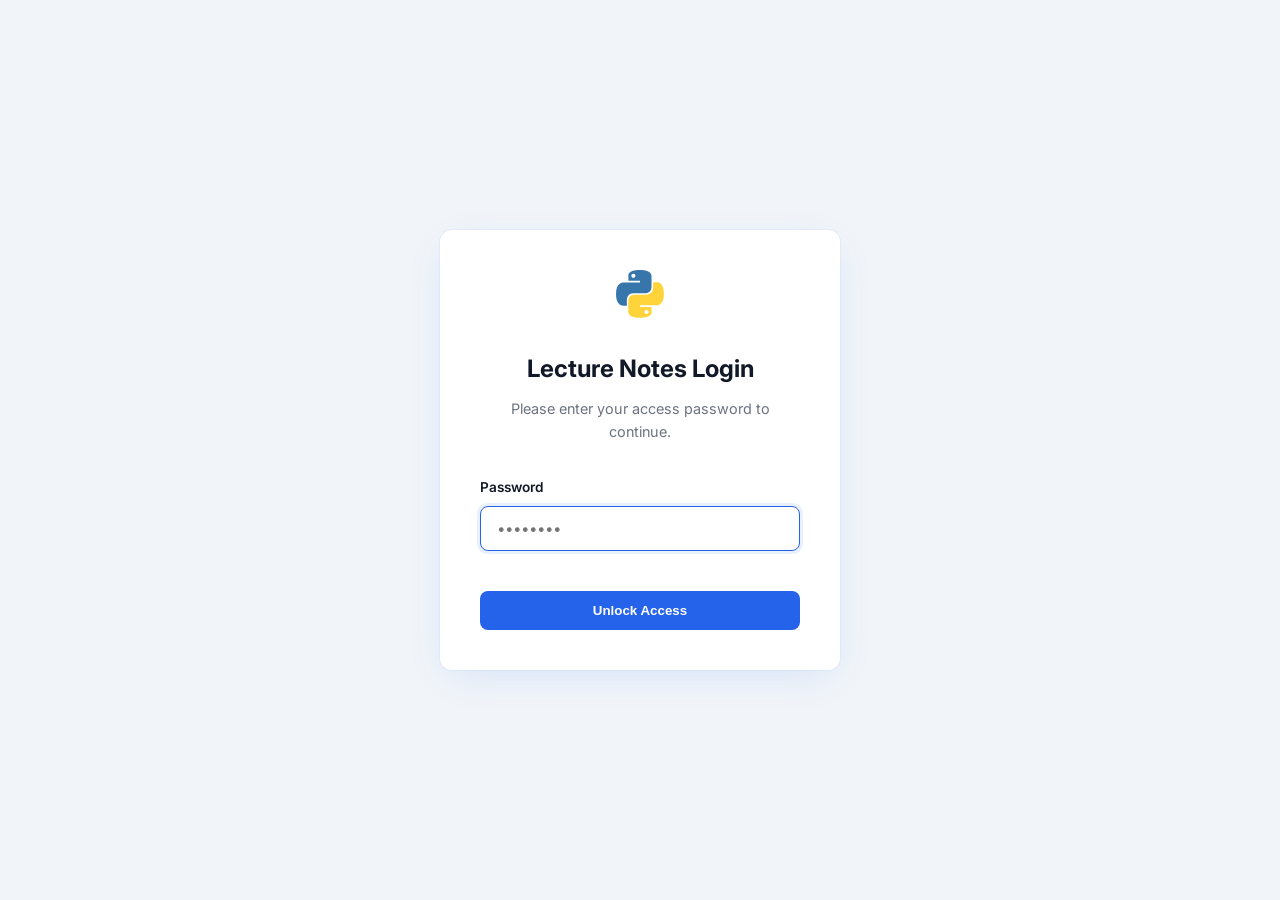
<file: index.html>
<!DOCTYPE html>
<html lang="en">
<head>
  <meta charset="UTF-8" /><meta name="viewport" content="width=device-width, initial-scale=1.0" />
  <title>Python Programming Lecture Notes</title>
  <meta name="description" content="Python Programming lecture notes, lab sheets and code examples." />
  <link rel="stylesheet" href="style.css" />
  <script src="config.js"></script>
  <script src="auth.js"></script>
</head>
<body>
  <nav class="navbar">
    <div class="nav-logo">
      <div class="logo-icon"><img src="python-logo.svg" class="py-logo" alt="Python"></div>
      <span>Python Programming</span>
    </div>
    <div class="nav-links">
      <a href="index.html" class="active">Home</a>
      <a href="#topics">Lessons</a>
      <a href="#topics">Lab Sheets</a>
      <span class="nav-badge">2026</span>
      <button class="btn-logout" onclick="Auth.logout()">Logout</button>
    </div>
  </nav>

  <section class="hero">
    <div class="hero-tag">Academic Year 2025 / 2026</div>
    <h1>Python Programming<br/>Lecture Notes</h1>
    <p>Lecture notes, lab exercises, and code examples for every lesson in the Python programming module.</p>
    <div class="search-wrap">
      <input type="text" id="searchInput" placeholder="Search lessons..." oninput="filterCards()" />
    </div>
    <div class="hero-stats">
      <div class="stat"><div class="stat-num">11</div><div class="stat-label">Lessons</div></div>
      <div class="stat"><div class="stat-num">8</div><div class="stat-label">Lab Sheets</div></div>
      <div class="stat"><div class="stat-num">50+</div><div class="stat-label">Code Examples</div></div>
    </div>
  </section>

  <main class="container" id="topics" style="padding-top:3rem;">
    <div class="section-title">All Lessons</div>
    <div class="topics-grid" id="topicsGrid">

      <a href="topic1.html" class="topic-card" data-keywords="introduction programming algorithm syntax semantics errors">
        <div class="card-header"><span class="card-number">01</span></div>
        <div class="card-title">Introduction to Computer Programming</div>
        <div class="card-desc">What is programming, algorithms, programming languages, syntax vs semantics, types of errors.</div>
        <div class="card-tags"><span class="tag">Algorithms</span><span class="tag">Syntax</span><span class="tag">Errors</span></div>
        <div class="card-footer"><span class="card-meta"><span class="dot dot-green"></span> Theory</span><span class="card-arrow">→</span></div>
      </a>

      <a href="topic2.html" class="topic-card" data-keywords="python introduction syntax indentation comments variables">
        <div class="card-header"><span class="card-number">02</span></div>
        <div class="card-title">Python Introduction</div>
        <div class="card-desc">What is Python, syntax, indentation, comments, variables, naming conventions, and output.</div>
        <div class="card-tags"><span class="tag">Python</span><span class="tag">Variables</span><span class="tag">Comments</span></div>
        <div class="card-footer"><span class="card-meta"><span class="dot dot-green"></span> Lab Sheet 1</span><span class="card-arrow">→</span></div>
      </a>

      <a href="topic3.html" class="topic-card" data-keywords="data types string int float bool list tuple dict set">
        <div class="card-header"><span class="card-number">03</span></div>
        <div class="card-title">Python Data Types</div>
        <div class="card-desc">Strings, integers, floats, booleans, lists, tuples, dictionaries, sets and the NoneType.</div>
        <div class="card-tags"><span class="tag">str</span><span class="tag">int</span><span class="tag">list</span><span class="tag">dict</span></div>
        <div class="card-footer"><span class="card-meta"><span class="dot dot-green"></span> Lab 02</span><span class="card-arrow">→</span></div>
      </a>

      <a href="topic4.html" class="topic-card" data-keywords="operators arithmetic assignment comparison logical bitwise">
        <div class="card-header"><span class="card-number">04</span></div>
        <div class="card-title">Python Operators</div>
        <div class="card-desc">Arithmetic, assignment, comparison, logical, identity, membership, and bitwise operators.</div>
        <div class="card-tags"><span class="tag">Arithmetic</span><span class="tag">Logical</span><span class="tag">Comparison</span></div>
        <div class="card-footer"><span class="card-meta"><span class="dot dot-green"></span> Lab 03</span><span class="card-arrow">→</span></div>
      </a>

      <a href="topic5.html" class="topic-card" data-keywords="if statement elif else nested conditions shorthand">
        <div class="card-header"><span class="card-number">05</span></div>
        <div class="card-title">Python If Statement</div>
        <div class="card-desc">Conditions, if/elif/else, nested if, short-hand if, logical operators and and/or/not.</div>
        <div class="card-tags"><span class="tag">if</span><span class="tag">elif</span><span class="tag">else</span><span class="tag">Nested</span></div>
        <div class="card-footer"><span class="card-meta"><span class="dot dot-green"></span> Lab 04 &amp; 05</span><span class="card-arrow">→</span></div>
      </a>

      <a href="topic6.html" class="topic-card" data-keywords="match statement case switch pattern python 3.10">
        <div class="card-header"><span class="card-number">06</span></div>
        <div class="card-title">Python Match Statement</div>
        <div class="card-desc">Pattern matching with match-case (Python 3.10+), default case, combining values.</div>
        <div class="card-tags"><span class="tag">match</span><span class="tag">case</span><span class="tag">Python 3.10</span></div>
        <div class="card-footer"><span class="card-meta"><span class="dot dot-green"></span> Lab 06</span><span class="card-arrow">→</span></div>
      </a>

      <a href="topic7.html" class="topic-card" data-keywords="functions def arguments parameters return kwargs args">
        <div class="card-header"><span class="card-number">07</span></div>
        <div class="card-title">Functions</div>
        <div class="card-desc">Creating and calling functions, arguments, return values, *args, **kwargs, default parameters.</div>
        <div class="card-tags"><span class="tag">def</span><span class="tag">*args</span><span class="tag">**kwargs</span><span class="tag">return</span></div>
        <div class="card-footer"><span class="card-meta"><span class="dot dot-green"></span> Lab 07</span><span class="card-arrow">→</span></div>
      </a>

      <a href="topic8.html" class="topic-card" data-keywords="loops while for break continue range nested pass">
        <div class="card-header"><span class="card-number">08</span></div>
        <div class="card-title">Python Loops</div>
        <div class="card-desc">while loops, for loops, break, continue, else in loops, range(), nested loops and pass.</div>
        <div class="card-tags"><span class="tag">while</span><span class="tag">for</span><span class="tag">range()</span><span class="tag">break</span></div>
        <div class="card-footer"><span class="card-meta"><span class="dot dot-green"></span> Lab 08</span><span class="card-arrow">→</span></div>
      </a>

      <a href="topic9.html" class="topic-card" data-keywords="arrays python lists access modify delete">
        <div class="card-header"><span class="card-number">09</span></div>
        <div class="card-title">Python Arrays</div>
        <div class="card-desc">Working with arrays and lists, accessing elements, modifying and deleting items.</div>
        <div class="card-tags"><span class="tag">Arrays</span><span class="tag">Lists</span></div>
        <div class="card-footer"><span class="card-meta"><span class="dot dot-blue"></span> Coming Soon</span><span class="card-arrow">→</span></div>
      </a>

      <a href="topic10.html" class="topic-card" data-keywords="oop object oriented programming class object inheritance">
        <div class="card-header"><span class="card-number">10</span></div>
        <div class="card-title">Python OOP</div>
        <div class="card-desc">Object-Oriented Programming: classes, objects, inheritance, encapsulation, polymorphism.</div>
        <div class="card-tags"><span class="tag">Classes</span><span class="tag">Objects</span><span class="tag">Inheritance</span></div>
        <div class="card-footer"><span class="card-meta"><span class="dot dot-blue"></span> Coming Soon</span><span class="card-arrow">→</span></div>
      </a>

      <a href="topic11.html" class="topic-card" data-keywords="modules libraries import packages standard library">
        <div class="card-header"><span class="card-number">11</span></div>
        <div class="card-title">Python Modules</div>
        <div class="card-desc">Using and importing Python modules and standard library packages.</div>
        <div class="card-tags"><span class="tag">import</span><span class="tag">Modules</span></div>
        <div class="card-footer"><span class="card-meta"><span class="dot dot-blue"></span> Coming Soon</span><span class="card-arrow">→</span></div>
      </a>

    </div>
  </main>

  <footer><p>Python Programming Lecture Notes &mdash; N.H. Wanigasingha &nbsp;|&nbsp; Built for students</p></footer>
  <script>
    function filterCards() {
      const q = document.getElementById('searchInput').value.toLowerCase();
      document.querySelectorAll('.topic-card').forEach(card => {
        const text = (card.innerText + card.dataset.keywords).toLowerCase();
        card.style.display = text.includes(q) ? '' : 'none';
      });
    }

    // Lesson Locking Logic
    document.addEventListener('DOMContentLoaded', () => {
      if (LECTURE_CONFIG.enableAll) return;
      
      const cards = document.querySelectorAll('.topic-card');
      cards.forEach(card => {
        const lessonNum = parseInt(card.querySelector('.card-number').textContent);
        if (lessonNum > LECTURE_CONFIG.maxUnlockedLesson) {
          card.classList.add('locked');
          card.href = '#';
          card.insertAdjacentHTML('afterbegin', '<div class="lock-overlay"><span>🔒 Access Locked</span></div>');
        }
      });
    });
  </script>
</body>
</html>
</file>
<file: style.css>
/* ============================================
   Programming Lecture Notes — Light Theme
   ============================================ */

@import url('https://fonts.googleapis.com/css2?family=Inter:wght@300;400;500;600;700;800&family=Fira+Code:wght@400;500&display=swap');

:root {
  --bg:         #f5f7fa;
  --bg2:        #ffffff;
  --bg3:        #eef1f6;
  --border:     #dde2ea;
  --accent:     #2563eb;
  --accent2:    #7c3aed;
  --accent3:    #059669;
  --text:       #111827;
  --text-muted: #6b7280;
  --card-bg:    #ffffff;
  --code-bg:    #f8fafc;
  --danger:     #dc2626;
  --warning:    #d97706;
  --success:    #059669;
  --radius:     12px;
  --shadow:     0 2px 16px rgba(0,0,0,0.07);
}

*, *::before, *::after { box-sizing: border-box; margin: 0; padding: 0; }
html { scroll-behavior: smooth; }
body {
  font-family: 'Inter', sans-serif;
  background: var(--bg);
  color: var(--text);
  line-height: 1.65;
  min-height: 100vh;
}
a { color: var(--accent); text-decoration: none; transition: color 0.2s; }
a:hover { color: #1d4ed8; }

::-webkit-scrollbar { width: 6px; }
::-webkit-scrollbar-track { background: var(--bg); }
::-webkit-scrollbar-thumb { background: var(--border); border-radius: 8px; }

/* ============================================
   NAVBAR
   ============================================ */
.navbar {
  display: flex;
  align-items: center;
  justify-content: space-between;
  padding: 0 2rem;
  height: 64px;
  background: rgba(255,255,255,0.92);
  border-bottom: 1px solid var(--border);
  position: sticky;
  top: 0;
  z-index: 100;
  backdrop-filter: blur(12px);
  box-shadow: 0 1px 8px rgba(0,0,0,0.06);
}
.nav-logo {
  display: flex;
  align-items: center;
  gap: 0.6rem;
  font-size: 1.1rem;
  font-weight: 700;
  color: var(--text);
}
.nav-logo .logo-icon {
  width: 28px; height: 28px;
  display: flex; align-items: center; justify-content: center;
  flex-shrink: 0;
}
.py-logo { width: 28px; height: 28px; display: block; }
.nav-links { display: flex; gap: 1.5rem; align-items: center; }
.nav-links a { color: var(--text-muted); font-size: 0.9rem; font-weight: 500; transition: color 0.2s; }
.nav-links a:hover, .nav-links a.active { color: var(--text); }
.nav-badge {
  background: var(--accent2);
  color: #fff;
  font-size: 0.7rem;
  font-weight: 700;
  padding: 2px 8px;
  border-radius: 99px;
}

/* ============================================
   HERO
   ============================================ */
.hero {
  text-align: center;
  padding: 5rem 2rem 4rem;
  position: relative;
  overflow: hidden;
  background: linear-gradient(180deg, #eef2ff 0%, #f5f7fa 100%);
  border-bottom: 1px solid var(--border);
}
.hero::before {
  content: '';
  position: absolute;
  inset: 0;
  background: radial-gradient(ellipse 60% 50% at 50% -10%, rgba(37,99,235,0.10) 0%, transparent 70%);
  pointer-events: none;
}
.hero-tag {
  display: inline-flex;
  align-items: center;
  gap: 6px;
  background: rgba(37,99,235,0.08);
  border: 1px solid rgba(37,99,235,0.2);
  color: var(--accent);
  font-size: 0.8rem;
  font-weight: 600;
  padding: 4px 14px;
  border-radius: 99px;
  margin-bottom: 1.5rem;
}
.hero h1 {
  font-size: clamp(2rem, 5vw, 3.2rem);
  font-weight: 800;
  line-height: 1.15;
  letter-spacing: -0.02em;
  margin-bottom: 1rem;
  color: var(--text);
}
.hero p { color: var(--text-muted); font-size: 1.05rem; max-width: 540px; margin: 0 auto 2rem; }
.hero-stats { display: flex; justify-content: center; gap: 2.5rem; margin-top: 2.5rem; flex-wrap: wrap; }
.stat { text-align: center; }
.stat-num { font-size: 1.8rem; font-weight: 800; color: var(--accent); }
.stat-label { font-size: 0.8rem; color: var(--text-muted); font-weight: 500; margin-top: 2px; }

/* ============================================
   SEARCH BAR
   ============================================ */
.search-wrap { max-width: 520px; margin: 0 auto 3rem; position: relative; }
.search-wrap input {
  width: 100%;
  background: var(--bg2);
  border: 1px solid var(--border);
  color: var(--text);
  font-family: inherit;
  font-size: 0.95rem;
  padding: 0.75rem 1rem 0.75rem 2.8rem;
  border-radius: var(--radius);
  outline: none;
  transition: border-color 0.2s, box-shadow 0.2s;
  box-shadow: var(--shadow);
}
.search-wrap input::placeholder { color: var(--text-muted); }
.search-wrap input:focus {
  border-color: var(--accent);
  box-shadow: 0 0 0 3px rgba(37,99,235,0.12);
}
.search-icon { position: absolute; left: 0.85rem; top: 50%; transform: translateY(-50%); color: var(--text-muted); font-size: 1rem; }

/* ============================================
   TOPIC GRID
   ============================================ */
.container { max-width: 1200px; margin: 0 auto; padding: 0 2rem; }
.section-title {
  font-size: 0.75rem;
  font-weight: 700;
  letter-spacing: 0.1em;
  text-transform: uppercase;
  color: var(--text-muted);
  margin-bottom: 1.25rem;
  display: flex;
  align-items: center;
  gap: 0.5rem;
}
.section-title::after { content: ''; flex: 1; height: 1px; background: var(--border); }

.topics-grid {
  display: grid;
  grid-template-columns: repeat(auto-fill, minmax(320px, 1fr));
  gap: 1.25rem;
  padding-bottom: 4rem;
}

.topic-card {
  background: var(--card-bg);
  border: 1px solid var(--border);
  border-radius: var(--radius);
  padding: 1.5rem;
  transition: border-color 0.25s, transform 0.2s, box-shadow 0.25s;
  display: block;
  color: inherit;
  text-decoration: none;
  position: relative;
  overflow: hidden;
  box-shadow: var(--shadow);
}
.topic-card::before {
  content: '';
  position: absolute;
  top: 0; left: 0; right: 0;
  height: 3px;
  background: linear-gradient(90deg, var(--accent), var(--accent2));
  transform: scaleX(0);
  transform-origin: left;
  transition: transform 0.3s;
}
.topic-card:hover {
  border-color: rgba(37,99,235,0.35);
  transform: translateY(-3px);
  box-shadow: 0 8px 28px rgba(37,99,235,0.12);
}
.topic-card:hover::before { transform: scaleX(1); }

.card-header { display: flex; align-items: flex-start; justify-content: space-between; margin-bottom: 0.9rem; }
.card-icon { width: 44px; height: 44px; border-radius: 10px; display: flex; align-items: center; justify-content: center; font-size: 1.3rem; }
.card-number { font-size: 0.75rem; font-weight: 700; color: var(--text-muted); background: var(--bg3); padding: 2px 8px; border-radius: 6px; }
.card-title { font-size: 1.05rem; font-weight: 700; color: var(--text); margin-bottom: 0.4rem; }
.card-desc { font-size: 0.85rem; color: var(--text-muted); line-height: 1.5; margin-bottom: 1.1rem; }
.card-tags { display: flex; flex-wrap: wrap; gap: 6px; margin-bottom: 1.1rem; }
.tag { font-size: 0.7rem; font-weight: 600; padding: 2px 9px; border-radius: 6px; background: var(--bg3); color: var(--text-muted); border: 1px solid var(--border); }
.card-footer { display: flex; align-items: center; justify-content: space-between; padding-top: 0.9rem; border-top: 1px solid var(--border); }
.card-meta { font-size: 0.78rem; color: var(--text-muted); display: flex; align-items: center; gap: 0.4rem; }
.card-arrow { color: var(--accent); font-size: 1.1rem; transition: transform 0.2s; }
.topic-card:hover .card-arrow { transform: translateX(4px); }

.dot { width: 8px; height: 8px; border-radius: 50%; display: inline-block; }
.dot-green { background: var(--success); }
.dot-yellow { background: var(--warning); }
.dot-blue { background: var(--accent); }

/* Locked State */
.topic-card.locked {
  opacity: 0.6;
  filter: grayscale(0.8);
  pointer-events: none;
  cursor: not-allowed;
  border-style: dashed;
}
.topic-card.locked .card-arrow { display: none; }
.topic-card .lock-overlay {
  position: absolute;
  top: 1rem;
  right: 1rem;
  background: var(--bg3);
  padding: 4px 8px;
  border-radius: 6px;
  font-size: 0.7rem;
  font-weight: 700;
  display: none;
  align-items: center;
  gap: 4px;
  color: var(--text-muted);
}
.topic-card.locked .lock-overlay { display: flex; }

.btn-logout { background: none; border: 1px solid #e2e8f0; padding: 6px 12px; border-radius: 6px; font-size: 0.8rem; font-weight: 500; cursor: pointer; color: var(--text-muted); transition: all 0.2s; }
.btn-logout:hover { background: #fee2e2; color: #dc2626; border-color: #fca5a5; }

/* ============================================
   BREADCRUMB
   ============================================ */
.breadcrumb {
  padding: 0.8rem 2rem;
  font-size: 0.85rem;
  color: var(--text-muted);
  border-bottom: 1px solid var(--border);
  display: flex;
  gap: 0.4rem;
  align-items: center;
  background: var(--bg2);
}
.breadcrumb a { color: var(--text-muted); }
.breadcrumb a:hover { color: var(--accent); }
.breadcrumb span { color: var(--text); font-weight: 600; }

/* ============================================
   TOPIC PAGE LAYOUT
   ============================================ */
.topic-layout {
  display: grid;
  grid-template-columns: 260px 1fr;
  min-height: calc(100vh - 65px);
}
.sidebar {
  background: var(--bg2);
  border-right: 1px solid var(--border);
  padding: 2rem 1.25rem;
  position: sticky;
  top: 64px;
  height: calc(100vh - 64px);
  overflow-y: auto;
}
.sidebar-title { font-size: 0.7rem; font-weight: 700; text-transform: uppercase; letter-spacing: 0.1em; color: var(--text-muted); margin-bottom: 0.75rem; padding: 0 0.5rem; }
.sidebar-nav { list-style: none; }
.sidebar-nav li a { display: block; padding: 0.45rem 0.75rem; border-radius: 8px; font-size: 0.88rem; color: var(--text-muted); transition: background 0.2s, color 0.2s; }
.sidebar-nav li a:hover, .sidebar-nav li a.active { background: rgba(37,99,235,0.08); color: var(--accent); }
.sidebar-section { margin-bottom: 1.5rem; }
.sidebar-divider { height: 1px; background: var(--border); margin: 1rem 0; }

.topic-main { padding: 2.5rem 3rem; max-width: 860px; }

.topic-hero { margin-bottom: 2.5rem; padding-bottom: 2rem; border-bottom: 1px solid var(--border); }
.topic-hero-tag { display: inline-flex; align-items: center; gap: 6px; font-size: 0.75rem; font-weight: 700; letter-spacing: 0.05em; padding: 3px 12px; border-radius: 99px; margin-bottom: 1rem; }
.topic-hero h1 { font-size: 2rem; font-weight: 800; letter-spacing: -0.025em; margin-bottom: 0.6rem; color: var(--text); }
.topic-hero p { color: var(--text-muted); font-size: 1rem; margin-bottom: 1.25rem; max-width: 640px; }
.topic-meta-row { display: flex; gap: 1.5rem; flex-wrap: wrap; }
.topic-meta-item { display: flex; align-items: center; gap: 6px; font-size: 0.82rem; color: var(--text-muted); }

.content-section { margin-bottom: 2.5rem; }
.content-section h2 { font-size: 1.3rem; font-weight: 700; margin-bottom: 1rem; display: flex; align-items: center; gap: 0.5rem; color: var(--text); }
.content-section h3 { font-size: 1.05rem; font-weight: 600; margin: 1.5rem 0 0.5rem; color: var(--accent); }
.content-section p { color: var(--text-muted); margin-bottom: 0.85rem; font-size: 0.95rem; }
.content-section ul, .content-section ol { padding-left: 1.5rem; margin-bottom: 0.85rem; }
.content-section li { color: var(--text-muted); font-size: 0.95rem; margin-bottom: 0.35rem; }

/* Tables in content */
.content-section table { width: 100%; border-collapse: collapse; margin: 1rem 0; font-size: 0.88rem; }
.content-section th { background: var(--bg3); color: var(--text); font-weight: 700; padding: 0.6rem 1rem; text-align: left; border: 1px solid var(--border); }
.content-section td { padding: 0.55rem 1rem; border: 1px solid var(--border); color: var(--text-muted); }
.content-section tr:nth-child(even) td { background: var(--bg); }

/* ============================================
   CODE BLOCKS
   ============================================ */
.code-block {
  background: var(--code-bg);
  border: 1px solid var(--border);
  border-radius: 10px;
  overflow: hidden;
  margin: 1.25rem 0;
  font-family: 'Fira Code', monospace;
  font-size: 0.87rem;
}
.code-header {
  display: flex;
  align-items: center;
  justify-content: space-between;
  padding: 0.6rem 1rem;
  background: var(--bg3);
  border-bottom: 1px solid var(--border);
}
.code-lang { font-size: 0.72rem; font-weight: 700; color: var(--text-muted); text-transform: uppercase; letter-spacing: 0.08em; }
.code-copy { background: none; border: 1px solid var(--border); color: var(--text-muted); font-size: 0.72rem; padding: 2px 10px; border-radius: 6px; cursor: pointer; transition: all 0.2s; font-family: inherit; }
.code-copy:hover { background: var(--border); color: var(--text); }
.code-block pre { padding: 1.25rem; overflow-x: auto; color: #1e293b; line-height: 1.7; }

/* ============================================
   CALLOUT BOXES
   ============================================ */
.callout { display: flex; gap: 0.85rem; padding: 1rem 1.25rem; border-radius: 10px; margin: 1.25rem 0; font-size: 0.9rem; }
.callout-info { background: rgba(37,99,235,0.06); border-left: 3px solid var(--accent); }
.callout-warn { background: rgba(217,119,6,0.07); border-left: 3px solid var(--warning); }
.callout-success { background: rgba(5,150,105,0.07); border-left: 3px solid var(--success); }
.callout-icon { flex-shrink: 0; width: 18px; height: 18px; border-radius: 50%; display: inline-flex; align-items: center; justify-content: center; font-size: 0.65rem; font-weight: 800; color: white; margin-top: 1px; }
.callout-info .callout-icon { background: var(--accent); }
.callout-warn .callout-icon { background: var(--warning); }
.callout-success .callout-icon { background: var(--success); }
.callout p { margin: 0; color: var(--text-muted); }

/* ============================================
   LAB SHEET
   ============================================ */
.lab-sheet { background: var(--bg); border: 1px solid var(--border); border-radius: var(--radius); padding: 1.75rem; margin: 1.5rem 0; }
.lab-sheet-header { display: flex; align-items: center; gap: 0.75rem; margin-bottom: 1.25rem; }
.lab-num { background: linear-gradient(135deg, var(--accent), var(--accent2)); color: white; font-weight: 800; font-size: 0.9rem; width: 36px; height: 36px; border-radius: 8px; display: flex; align-items: center; justify-content: center; flex-shrink: 0; }
.lab-title { font-size: 1.05rem; font-weight: 700; color: var(--text); }
.lab-subtitle { font-size: 0.82rem; color: var(--text-muted); }
.lab-tasks { list-style: none; display: flex; flex-direction: column; gap: 0.75rem; }
.lab-task { display: flex; align-items: flex-start; gap: 0.75rem; background: var(--bg2); border: 1px solid var(--border); border-radius: 8px; padding: 0.85rem 1rem; overflow: hidden; }
.task-num { background: var(--bg3); color: var(--accent); font-size: 0.72rem; font-weight: 700; min-width: 32px; height: auto; padding: 3px 6px; border-radius: 6px; display: flex; align-items: center; justify-content: center; flex-shrink: 0; border: 1px solid var(--border); white-space: nowrap; }
.task-text { font-size: 0.9rem; color: var(--text-muted); flex: 1; min-width: 0; word-break: break-word; }

/* ============================================
   TOPIC NAV BUTTONS
   ============================================ */
.topic-nav { display: flex; justify-content: space-between; gap: 1rem; margin-top: 3rem; padding-top: 2rem; border-top: 1px solid var(--border); }
.topic-nav-btn { display: flex; align-items: center; gap: 0.6rem; background: var(--bg2); border: 1px solid var(--border); border-radius: 10px; padding: 0.85rem 1.25rem; transition: border-color 0.2s, transform 0.2s, box-shadow 0.2s; flex: 1; max-width: 260px; color: var(--text); font-size: 0.88rem; box-shadow: var(--shadow); }
.topic-nav-btn:hover { border-color: var(--accent); transform: translateY(-2px); box-shadow: 0 4px 16px rgba(37,99,235,0.12); color: var(--text); }
.topic-nav-btn.next { margin-left: auto; text-align: right; flex-direction: row-reverse; }
.topic-nav-label { font-size: 0.73rem; color: var(--text-muted); display: block; margin-bottom: 2px; }
.topic-nav-title { font-weight: 600; }

/* ============================================
   FOOTER
   ============================================ */
footer { text-align: center; padding: 2rem; border-top: 1px solid var(--border); color: var(--text-muted); font-size: 0.82rem; background: var(--bg2); }

/* ============================================
   RESPONSIVE
   ============================================ */
@media (max-width: 900px) {
  .topic-layout { grid-template-columns: 1fr; }
  .sidebar { display: none; }
  .topic-main { padding: 1.5rem 1.25rem; }
}
@media (max-width: 600px) {
  .hero { padding: 3rem 1.25rem 2.5rem; }
  .topics-grid { grid-template-columns: 1fr; }
  .container { padding: 0 1.25rem; }
  .nav-links { display: none; }
  .topic-nav { flex-direction: column; }
  .topic-nav-btn { max-width: 100%; }
}
</file>
